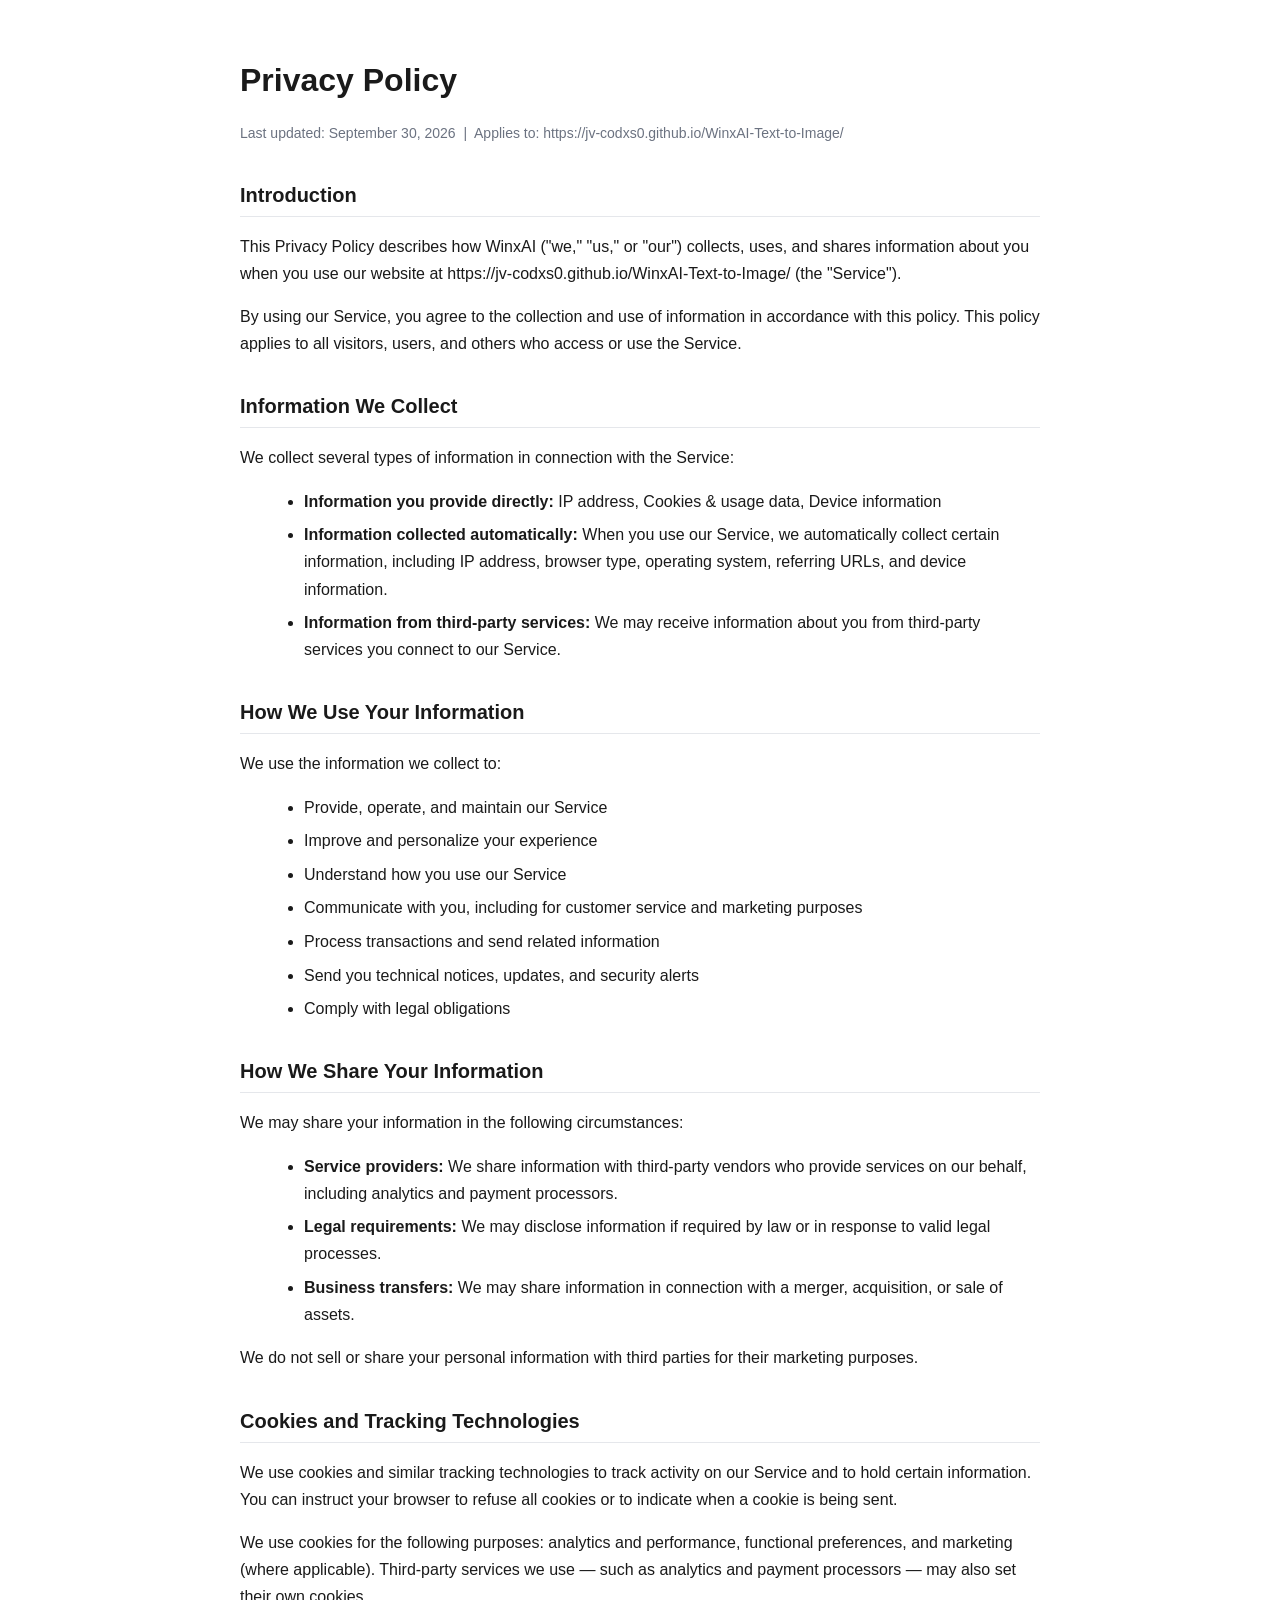
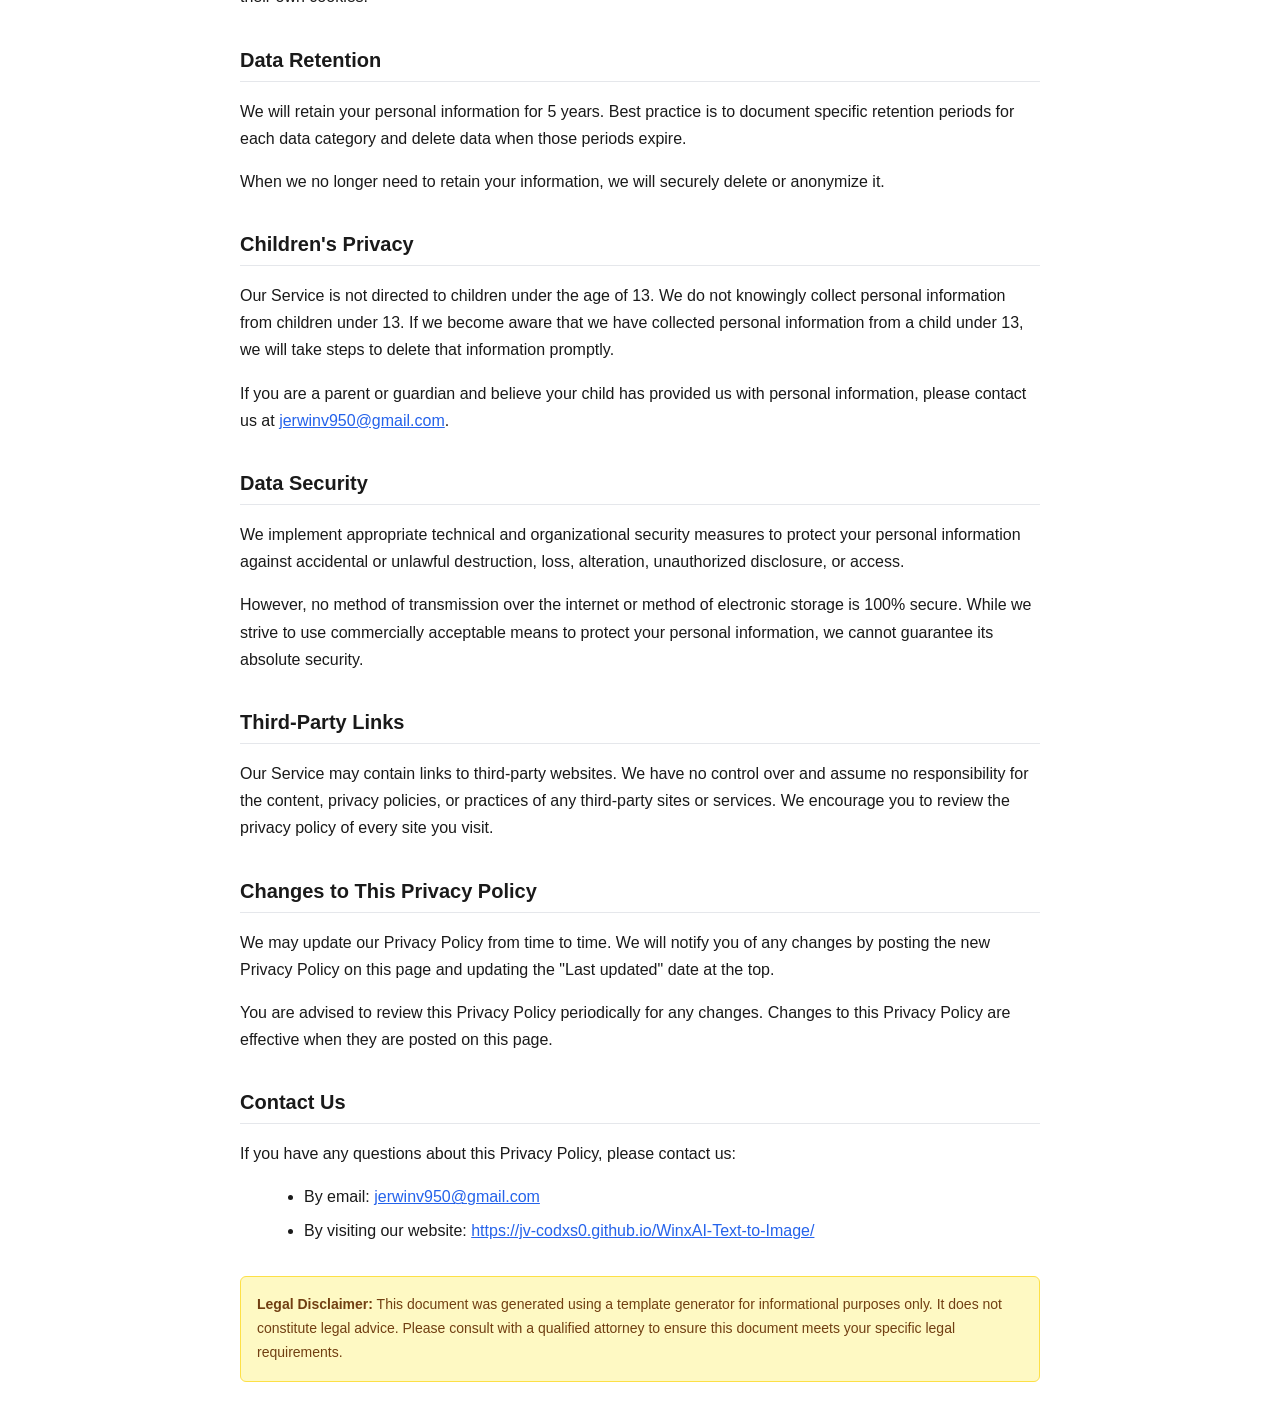
<file: index.html>
<!DOCTYPE html>
<html lang="en">
<head>
  <meta charset="UTF-8" />
  <meta name="viewport" content="width=device-width, initial-scale=1.0" />
  <title>Privacy Policy — WinxAI</title>
  <style>
    body { font-family: -apple-system, BlinkMacSystemFont, 'Segoe UI', Roboto, sans-serif; max-width: 800px; margin: 0 auto; padding: 2rem; color: #1a1a1a; line-height: 1.7; }
    h1 { font-size: 2rem; font-weight: 700; margin-bottom: 0.5rem; }
    h2 { font-size: 1.25rem; font-weight: 600; margin-top: 2rem; margin-bottom: 0.75rem; padding-bottom: 0.25rem; border-bottom: 1px solid #e5e7eb; }
    p { margin-bottom: 1rem; }
    ul, ol { margin: 0.75rem 0 1rem 1.5rem; }
    li { margin-bottom: 0.4rem; }
    a { color: #2563eb; }
    .disclaimer { background: #fef9c3; border: 1px solid #fde047; border-radius: 6px; padding: 1rem; margin-top: 2rem; font-size: 0.875rem; color: #713f12; }
    .meta { color: #6b7280; font-size: 0.875rem; margin-bottom: 2rem; }
    section { margin-bottom: 1.5rem; }
  </style>
</head>
<body>
  <h1>Privacy Policy</h1>
  <p class="meta">Last updated: September 30, 2026 &nbsp;|&nbsp; Applies to: https://jv-codxs0.github.io/WinxAI-Text-to-Image/</p>

<section>
  <h2>Introduction</h2>
  <p>This Privacy Policy describes how WinxAI ("we," "us," or "our") collects, uses, and shares information about you when you use our website at https://jv-codxs0.github.io/WinxAI-Text-to-Image/ (the "Service").</p>
<p>By using our Service, you agree to the collection and use of information in accordance with this policy. This policy applies to all visitors, users, and others who access or use the Service.</p>
</section>

<section>
  <h2>Information We Collect</h2>
  <p>We collect several types of information in connection with the Service:</p>
<ul>
  <li><strong>Information you provide directly:</strong> IP address, Cookies & usage data, Device information</li>
  <li><strong>Information collected automatically:</strong> When you use our Service, we automatically collect certain information, including IP address, browser type, operating system, referring URLs, and device information.</li>
  <li><strong>Information from third-party services:</strong> We may receive information about you from third-party services you connect to our Service.</li>
</ul>
</section>

<section>
  <h2>How We Use Your Information</h2>
  <p>We use the information we collect to:</p>
<ul>
  <li>Provide, operate, and maintain our Service</li>
  <li>Improve and personalize your experience</li>
  <li>Understand how you use our Service</li>
  <li>Communicate with you, including for customer service and marketing purposes</li>
  <li>Process transactions and send related information</li>
  <li>Send you technical notices, updates, and security alerts</li>
  <li>Comply with legal obligations</li>
</ul>
</section>

<section>
  <h2>How We Share Your Information</h2>
  <p>We may share your information in the following circumstances:</p>
<ul>
  <li><strong>Service providers:</strong> We share information with third-party vendors who provide services on our behalf, including analytics and payment processors.</li>
  <li><strong>Legal requirements:</strong> We may disclose information if required by law or in response to valid legal processes.</li>
  <li><strong>Business transfers:</strong> We may share information in connection with a merger, acquisition, or sale of assets.</li>
</ul>
<p>We do not sell or share your personal information with third parties for their marketing purposes.</p>
</section>

<section>
  <h2>Cookies and Tracking Technologies</h2>
  <p>We use cookies and similar tracking technologies to track activity on our Service and to hold certain information. You can instruct your browser to refuse all cookies or to indicate when a cookie is being sent.</p>
<p>We use cookies for the following purposes: analytics and performance, functional preferences, and marketing (where applicable). Third-party services we use — such as analytics and payment processors — may also set their own cookies.</p>
</section>

<section>
  <h2>Data Retention</h2>
  <p>We will retain your personal information for 5 years. Best practice is to document specific retention periods for each data category and delete data when those periods expire.</p>
<p>When we no longer need to retain your information, we will securely delete or anonymize it.</p>
</section>

<section>
  <h2>Children's Privacy</h2>
  <p>Our Service is not directed to children under the age of 13. We do not knowingly collect personal information from children under 13. If we become aware that we have collected personal information from a child under 13, we will take steps to delete that information promptly.</p>
<p>If you are a parent or guardian and believe your child has provided us with personal information, please contact us at <a href="mailto:jerwinv950@gmail.com">jerwinv950@gmail.com</a>.</p>
</section>

<section>
  <h2>Data Security</h2>
  <p>We implement appropriate technical and organizational security measures to protect your personal information against accidental or unlawful destruction, loss, alteration, unauthorized disclosure, or access.</p>
<p>However, no method of transmission over the internet or method of electronic storage is 100% secure. While we strive to use commercially acceptable means to protect your personal information, we cannot guarantee its absolute security.</p>
</section>

<section>
  <h2>Third-Party Links</h2>
  <p>Our Service may contain links to third-party websites. We have no control over and assume no responsibility for the content, privacy policies, or practices of any third-party sites or services. We encourage you to review the privacy policy of every site you visit.</p>
</section>

<section>
  <h2>Changes to This Privacy Policy</h2>
  <p>We may update our Privacy Policy from time to time. We will notify you of any changes by posting the new Privacy Policy on this page and updating the "Last updated" date at the top.</p>
<p>You are advised to review this Privacy Policy periodically for any changes. Changes to this Privacy Policy are effective when they are posted on this page.</p>
</section>

<section>
  <h2>Contact Us</h2>
  <p>If you have any questions about this Privacy Policy, please contact us:</p>
<ul>
  <li>By email: <a href="mailto:jerwinv950@gmail.com">jerwinv950@gmail.com</a></li>
  <li>By visiting our website: <a href="https://jv-codxs0.github.io/WinxAI-Text-to-Image/">https://jv-codxs0.github.io/WinxAI-Text-to-Image/</a></li>
</ul>
</section>

  <div class="disclaimer">
    <strong>Legal Disclaimer:</strong> This document was generated using a template generator for informational purposes only. It does not constitute legal advice. Please consult with a qualified attorney to ensure this document meets your specific legal requirements.
  </div>
</body>
</html>
</file>
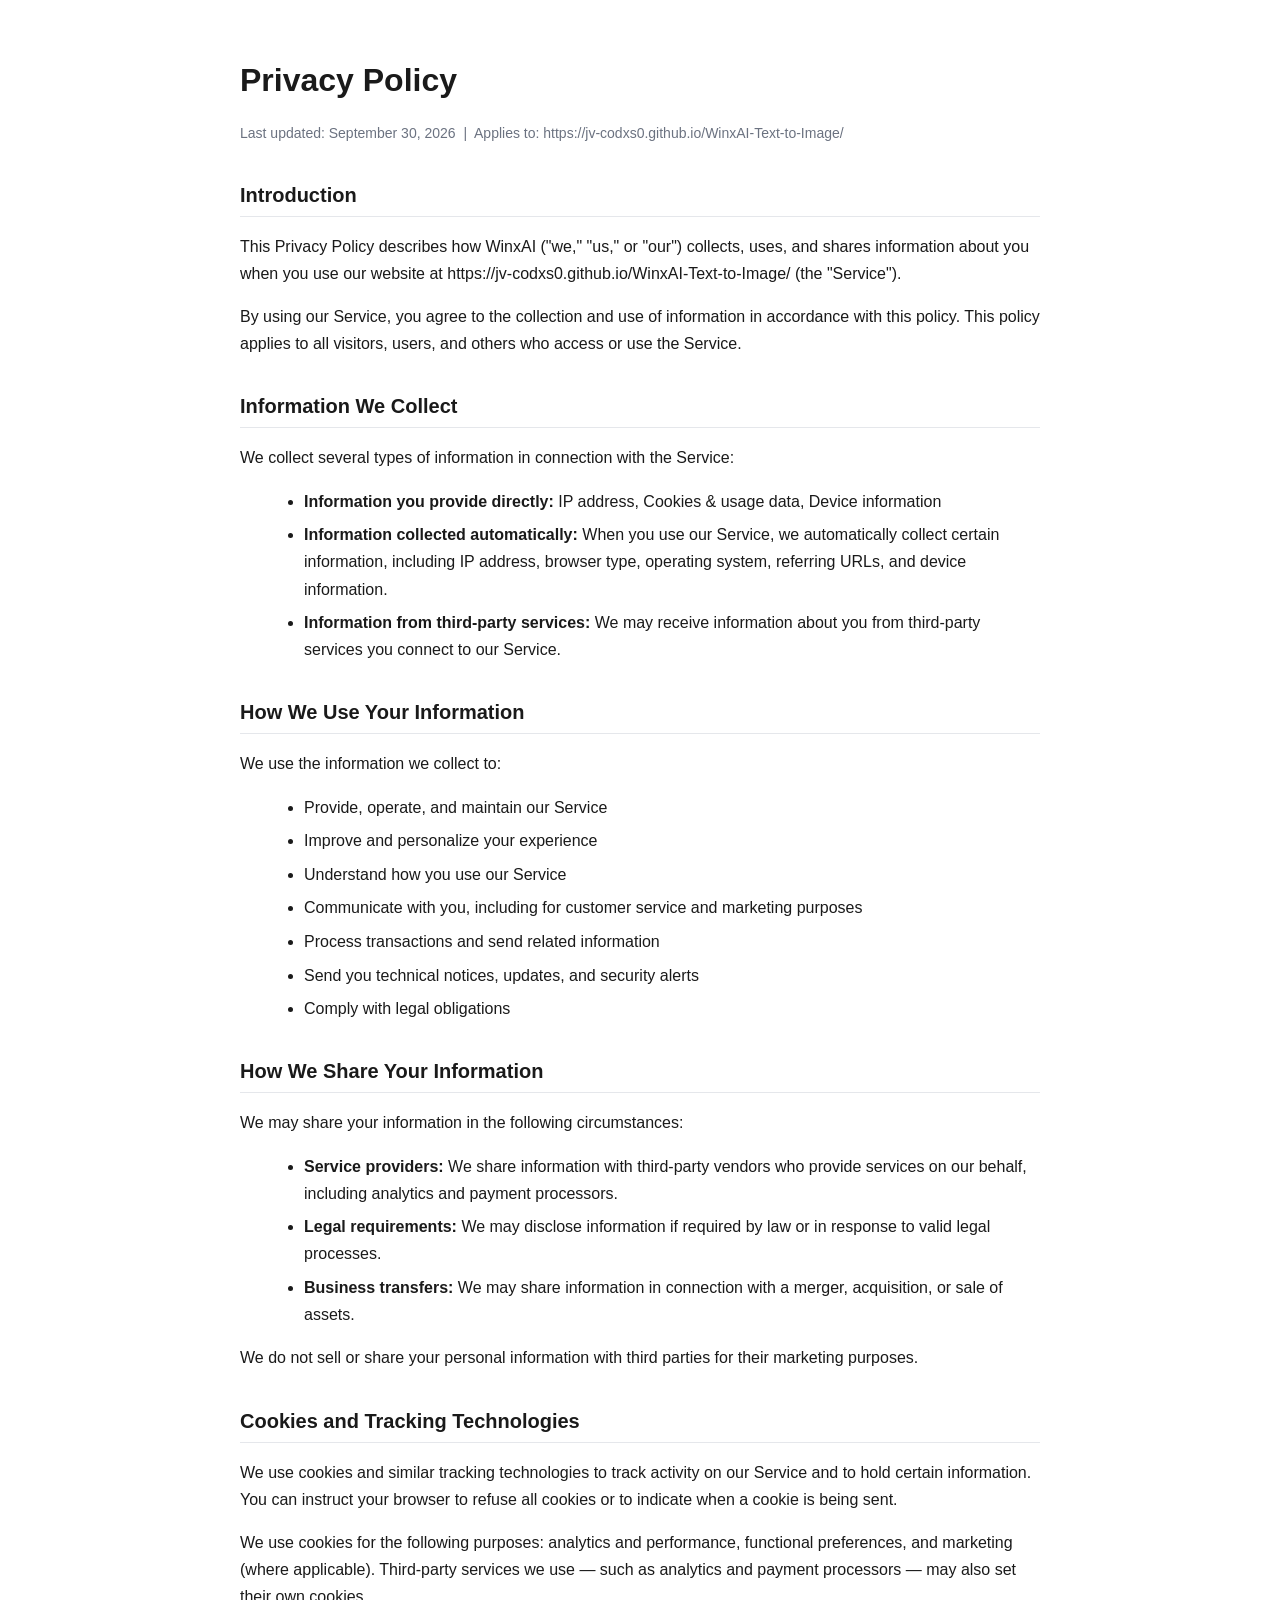
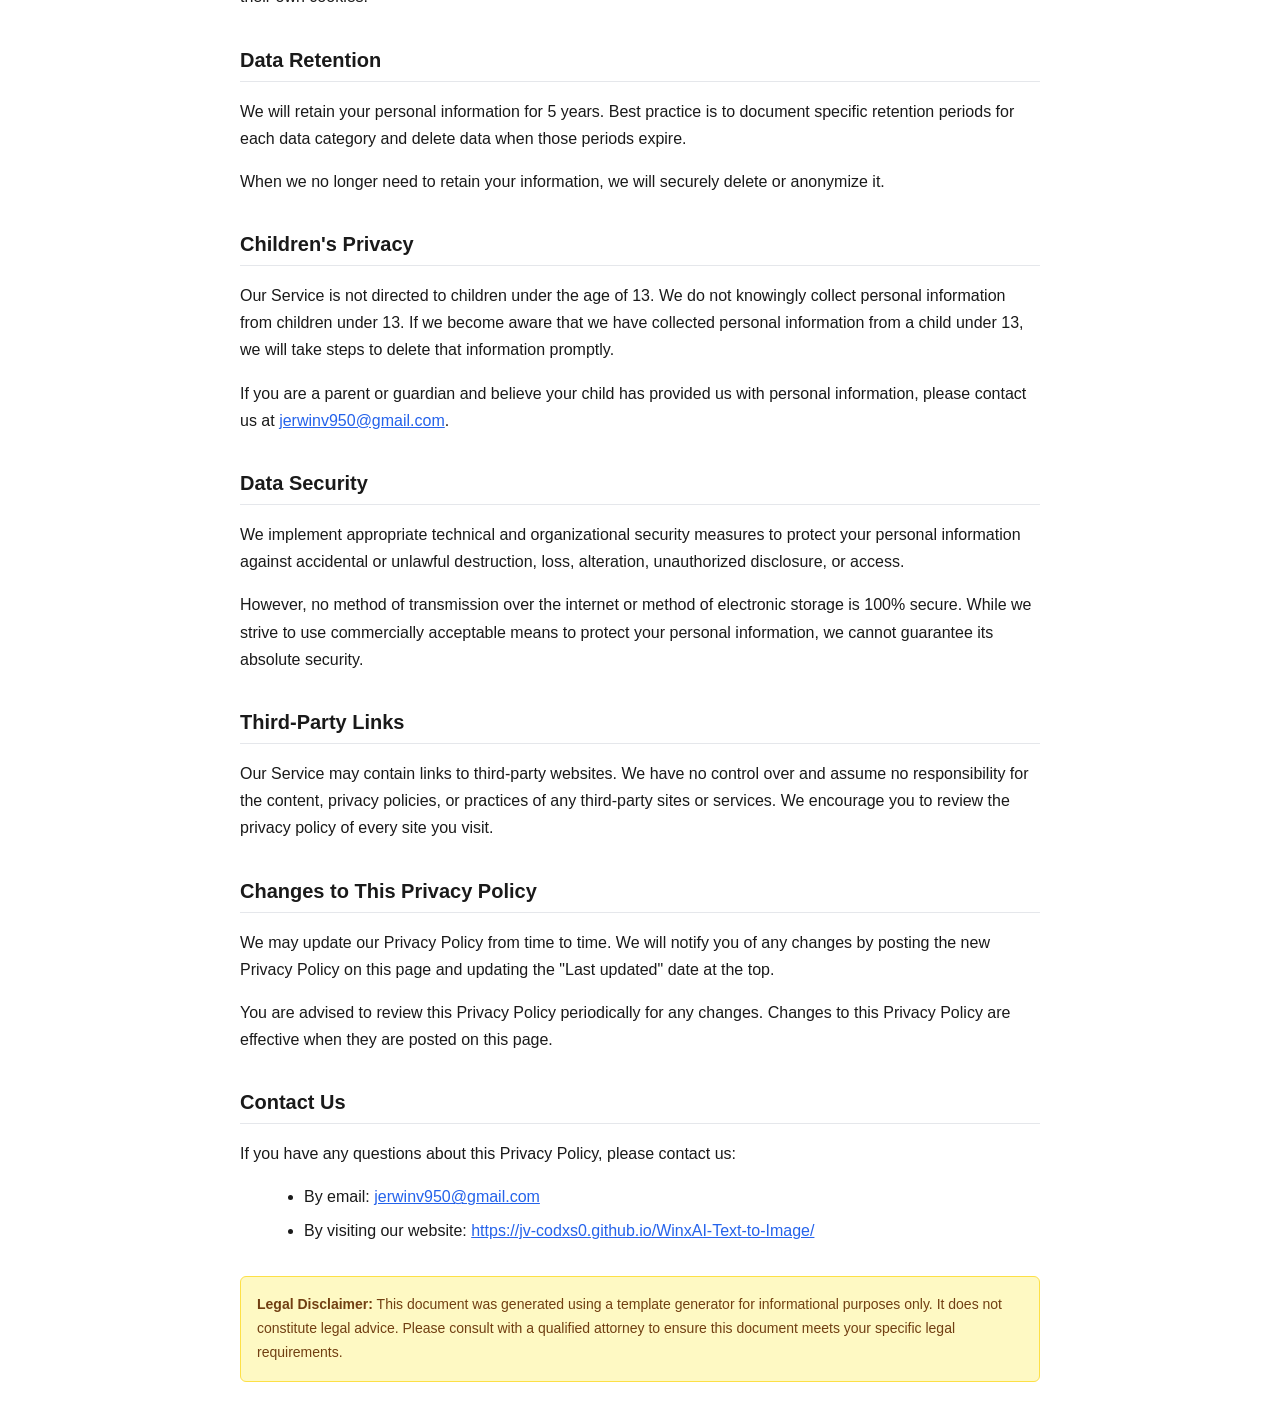
<file: privacy-policy-mobile-app-global.html>
<!DOCTYPE html>
<html lang="en">
<head>
  <meta charset="UTF-8" />
  <meta name="viewport" content="width=device-width, initial-scale=1.0" />
  <title>Privacy Policy — WinxAI</title>
  <style>
    body { font-family: -apple-system, BlinkMacSystemFont, 'Segoe UI', Roboto, sans-serif; max-width: 800px; margin: 0 auto; padding: 2rem; color: #1a1a1a; line-height: 1.7; }
    h1 { font-size: 2rem; font-weight: 700; margin-bottom: 0.5rem; }
    h2 { font-size: 1.25rem; font-weight: 600; margin-top: 2rem; margin-bottom: 0.75rem; padding-bottom: 0.25rem; border-bottom: 1px solid #e5e7eb; }
    p { margin-bottom: 1rem; }
    ul, ol { margin: 0.75rem 0 1rem 1.5rem; }
    li { margin-bottom: 0.4rem; }
    a { color: #2563eb; }
    .disclaimer { background: #fef9c3; border: 1px solid #fde047; border-radius: 6px; padding: 1rem; margin-top: 2rem; font-size: 0.875rem; color: #713f12; }
    .meta { color: #6b7280; font-size: 0.875rem; margin-bottom: 2rem; }
    section { margin-bottom: 1.5rem; }
  </style>
</head>
<body>
  <h1>Privacy Policy</h1>
  <p class="meta">Last updated: September 30, 2026 &nbsp;|&nbsp; Applies to: https://jv-codxs0.github.io/WinxAI-Text-to-Image/</p>

<section>
  <h2>Introduction</h2>
  <p>This Privacy Policy describes how WinxAI ("we," "us," or "our") collects, uses, and shares information about you when you use our website at https://jv-codxs0.github.io/WinxAI-Text-to-Image/ (the "Service").</p>
<p>By using our Service, you agree to the collection and use of information in accordance with this policy. This policy applies to all visitors, users, and others who access or use the Service.</p>
</section>

<section>
  <h2>Information We Collect</h2>
  <p>We collect several types of information in connection with the Service:</p>
<ul>
  <li><strong>Information you provide directly:</strong> IP address, Cookies & usage data, Device information</li>
  <li><strong>Information collected automatically:</strong> When you use our Service, we automatically collect certain information, including IP address, browser type, operating system, referring URLs, and device information.</li>
  <li><strong>Information from third-party services:</strong> We may receive information about you from third-party services you connect to our Service.</li>
</ul>
</section>

<section>
  <h2>How We Use Your Information</h2>
  <p>We use the information we collect to:</p>
<ul>
  <li>Provide, operate, and maintain our Service</li>
  <li>Improve and personalize your experience</li>
  <li>Understand how you use our Service</li>
  <li>Communicate with you, including for customer service and marketing purposes</li>
  <li>Process transactions and send related information</li>
  <li>Send you technical notices, updates, and security alerts</li>
  <li>Comply with legal obligations</li>
</ul>
</section>

<section>
  <h2>How We Share Your Information</h2>
  <p>We may share your information in the following circumstances:</p>
<ul>
  <li><strong>Service providers:</strong> We share information with third-party vendors who provide services on our behalf, including analytics and payment processors.</li>
  <li><strong>Legal requirements:</strong> We may disclose information if required by law or in response to valid legal processes.</li>
  <li><strong>Business transfers:</strong> We may share information in connection with a merger, acquisition, or sale of assets.</li>
</ul>
<p>We do not sell or share your personal information with third parties for their marketing purposes.</p>
</section>

<section>
  <h2>Cookies and Tracking Technologies</h2>
  <p>We use cookies and similar tracking technologies to track activity on our Service and to hold certain information. You can instruct your browser to refuse all cookies or to indicate when a cookie is being sent.</p>
<p>We use cookies for the following purposes: analytics and performance, functional preferences, and marketing (where applicable). Third-party services we use — such as analytics and payment processors — may also set their own cookies.</p>
</section>

<section>
  <h2>Data Retention</h2>
  <p>We will retain your personal information for 5 years. Best practice is to document specific retention periods for each data category and delete data when those periods expire.</p>
<p>When we no longer need to retain your information, we will securely delete or anonymize it.</p>
</section>

<section>
  <h2>Children's Privacy</h2>
  <p>Our Service is not directed to children under the age of 13. We do not knowingly collect personal information from children under 13. If we become aware that we have collected personal information from a child under 13, we will take steps to delete that information promptly.</p>
<p>If you are a parent or guardian and believe your child has provided us with personal information, please contact us at <a href="mailto:jerwinv950@gmail.com">jerwinv950@gmail.com</a>.</p>
</section>

<section>
  <h2>Data Security</h2>
  <p>We implement appropriate technical and organizational security measures to protect your personal information against accidental or unlawful destruction, loss, alteration, unauthorized disclosure, or access.</p>
<p>However, no method of transmission over the internet or method of electronic storage is 100% secure. While we strive to use commercially acceptable means to protect your personal information, we cannot guarantee its absolute security.</p>
</section>

<section>
  <h2>Third-Party Links</h2>
  <p>Our Service may contain links to third-party websites. We have no control over and assume no responsibility for the content, privacy policies, or practices of any third-party sites or services. We encourage you to review the privacy policy of every site you visit.</p>
</section>

<section>
  <h2>Changes to This Privacy Policy</h2>
  <p>We may update our Privacy Policy from time to time. We will notify you of any changes by posting the new Privacy Policy on this page and updating the "Last updated" date at the top.</p>
<p>You are advised to review this Privacy Policy periodically for any changes. Changes to this Privacy Policy are effective when they are posted on this page.</p>
</section>

<section>
  <h2>Contact Us</h2>
  <p>If you have any questions about this Privacy Policy, please contact us:</p>
<ul>
  <li>By email: <a href="mailto:jerwinv950@gmail.com">jerwinv950@gmail.com</a></li>
  <li>By visiting our website: <a href="https://jv-codxs0.github.io/WinxAI-Text-to-Image/">https://jv-codxs0.github.io/WinxAI-Text-to-Image/</a></li>
</ul>
</section>

  <div class="disclaimer">
    <strong>Legal Disclaimer:</strong> This document was generated using a template generator for informational purposes only. It does not constitute legal advice. Please consult with a qualified attorney to ensure this document meets your specific legal requirements.
  </div>
</body>
</html>
</file>
